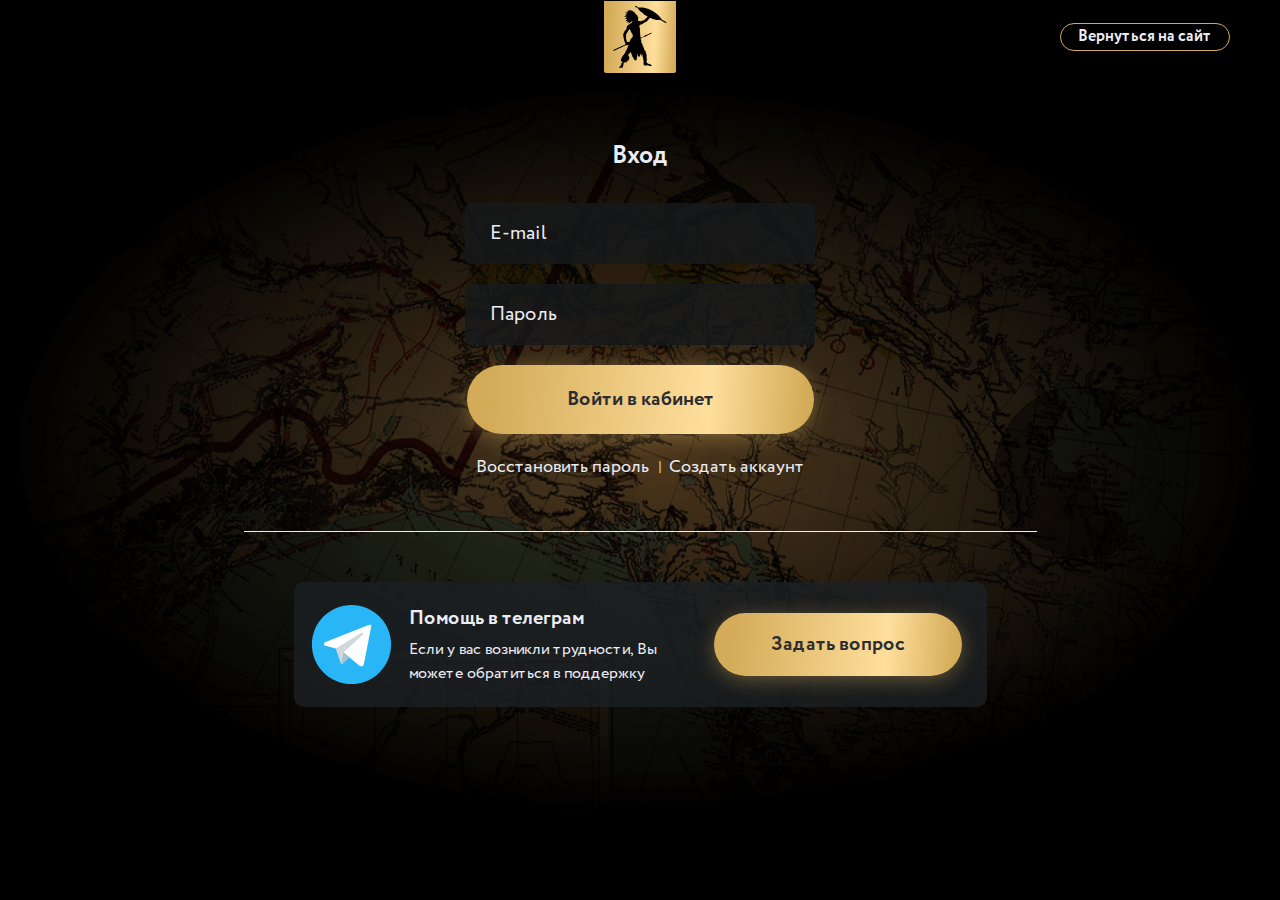
<file: log-in.html>
<!DOCTYPE html>
<html lang="ru_RU">

<head>
  <meta charset="UTF-8">
  <meta http-equiv="X-UA-Compatible" content="IE=edge">
  <meta name="viewport" content="width=device-width, initial-scale=1.0">
  <title>ATK / Вход</title>

  <link rel="stylesheet" href="fonts/Circe/stylesheet.css">

  <link rel="stylesheet" href="css/normalize.min.css">
  <link rel="stylesheet" href="css/style.min.css">
</head>

<body class="login-page">

  <header class="header header-login">
    <div class="container header-login__container">
      <a class="logo header-login__logo" href="index.html">
        <img src="images/logo.svg" alt="ATK">
      </a>
      <a class="btn-login header-login__btn" href="index.html">Вернуться на сайт</a>
    </div>
    <!-- /.container -->
  </header>
  <!-- /.header.header-login -->

  <main>
    <section class="login-page__content">
      <div class="container login-page__container">
        <form class="form form-login" action="#" method="POST">
          <h2 class="form-login__title">Вход</h2>
          <label class="form-login__label" for="email">
            <input class="form__input form__input--login" type="email" placeholder="E-mail" required>
          </label>
          <label class="form-login__label" for="password">
            <input class="form__input form__input--login" type="password" placeholder="Пароль" required>
          </label>
          <a class="button button--lg form__btn form-login__btn" href="profile.html">Войти в кабинет</a>
          <div class="form-login__actions">
            <a class="form-login__link" href="#">Восстановить пароль</a>
            <a class="form-login__link" href="#">Создать аккаунт</a>
          </div>
        </form>
        <!-- /.form login-page__form -->
        <div class="support login-page__support">
          <div class="support__wrap">
            <img class="support__icon" src="images/telegram-icon.svg" alt="Telegram icon">
            <div class="support__content">
              <h3 class="support__heading">Помощь в телеграм</h3>
              <p class="support__text">Если у вас возникли трудности, Вы можете обратиться в поддержку</p>
            </div>
            <button class="button button--sm support__btn">Задать вопрос</button>
          </div>
        </div>
        <!-- /.support -->
      </div>
      <!-- /.container login-page__container -->
    </section>
    <!-- /.login-page__content -->
  </main>

  <script src="js/main.js"></script>
</body>

</html>
</file>
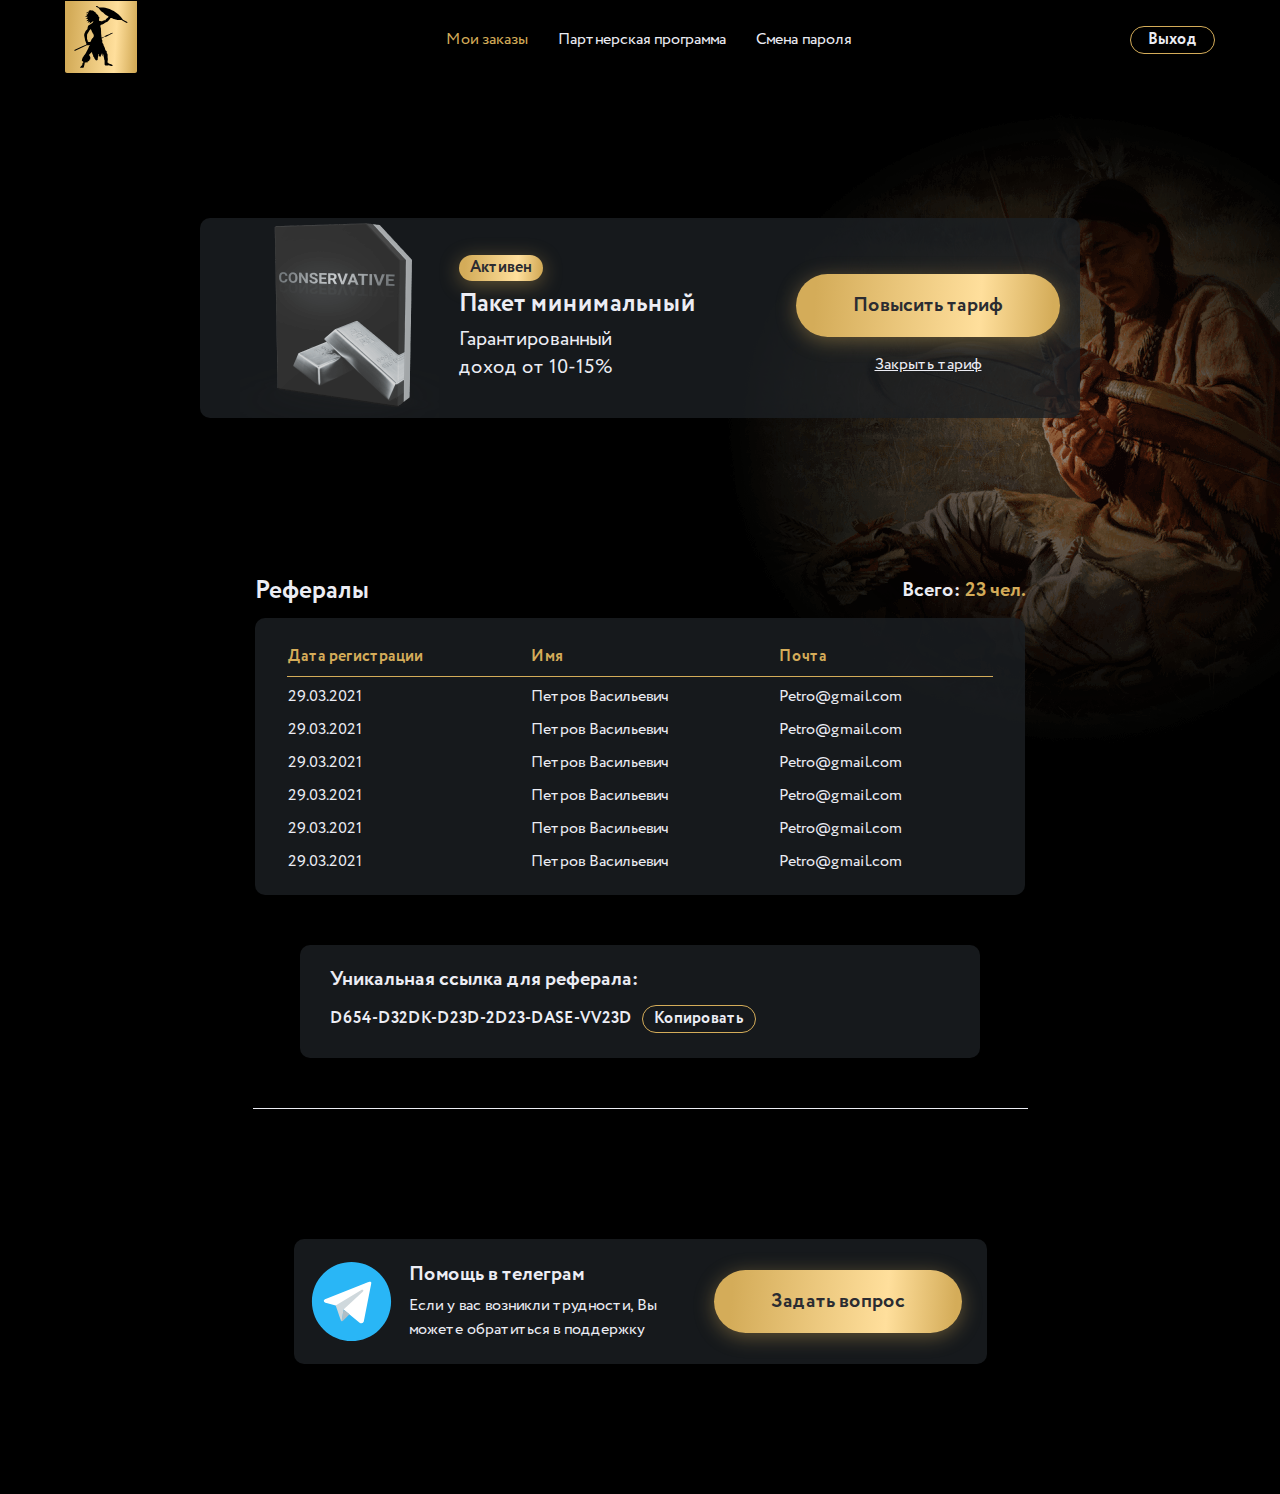
<file: profile.html>
<!DOCTYPE html>
<html lang="ru_RU">

<head>
  <meta charset="UTF-8">
  <meta http-equiv="X-UA-Compatible" content="IE=edge">
  <meta name="viewport" content="width=device-width, initial-scale=1.0">
  <title>АТК / Профиль</title>

  <link rel="stylesheet" href="fonts/Circe/stylesheet.css">

  <link rel="stylesheet" href="css/normalize.min.css">
  <link rel="stylesheet" href="css/style.min.css">
</head>

<body>

  <header class="header header-profile">
    <div class="container header-profile__container">
      <a class="logo header__logo" href="index.html">
        <img src="images/logo.svg" alt="ATK">
      </a>
      <nav class="nav header__nav header-profile__nav">
        <ul class="nav__list header-profile__list">
          <li class="nav__item header-profile__item">
            <a class="nav__link header-profile__link active" href="#">Мои заказы</a>
          </li>
          <!-- /.nav__item header-profile__item -->
          <li class="nav__item header-profile__item">
            <a class="nav__link header-profile__link" href="#">Партнерская программа</a>
          </li>
          <!-- /.nav__item header-profile__item -->
          <li class="nav__item header-profile__item">
            <a class="nav__link header-profile__link" href="#">Смена пароля</a>
          </li>
          <!-- /.nav__item header-profile__item -->
        </ul>
        <!-- /.nav__list header-profile__list -->
      </nav>
      <!-- /.nav header__nav header-profile__nav -->
      <a class="btn-login header-profile__btn" href="log-in.html">Выход</a>
    </div>
    <!-- /.container header-profile__container -->
  </header>
  <!-- /.header header-profile -->

  <main class="main">

    <section class="order">
      <img class="order__bg" src="images/order-page-bg.png" alt="Profile bg">
      <div class="container order__container">
        <div class="order__item">
          <img class="order__item-img" src="images/tariff-basic.png" alt="Basic">
          <div class="order__item-content">
            <span class="button order__status">Активен</span>
            <h3 class="order__item-title">Пакет минимальный</h3>
            <p class="order__item-desc order__item-desc--sm">Гарантированный доход от 10-15%</p>
          </div>
          <div class="order__actions">
            <button class="button button--sm order__btn rise-btn">Повысить тариф</button>
            <button class="order__link close-btn">Закрыть тариф</button>
          </div>
        </div>
        <!-- /.order__item -->
      </div>
      <!-- /.container order__container -->
    </section>
    <!-- /.order -->

    <section class="refferals">
      <div class="container refferals__container">
        <div class="refferals__heading">
          <h2 class="refferals__tilte">Рефералы</h2>
          <p>Всего: <span>23 чел.</span></p>
        </div>
        <!-- /.refferals__heading -->
        <table class="refferals__table">
          <thead>
            <tr>
              <th>Дата регистрации</th>
              <th>Имя</th>
              <th>Почта</th>
            </tr>
          </thead>
          <tbody>
            <tr>
              <td><time>29.03.2021</time></td>
              <td><p>Петров Васильевич</p></td>
              <td><a href="mailto:Petro@gmail.com">Petro@gmail.com</a></td>
            </tr>
            <tr>
              <td><time>29.03.2021</time></td>
              <td><p>Петров Васильевич</p></td>
              <td><a href="mailto:Petro@gmail.com">Petro@gmail.com</a></td>
            </tr>
            <tr>
              <td><time>29.03.2021</time></td>
              <td><p>Петров Васильевич</p></td>
              <td><a href="mailto:Petro@gmail.com">Petro@gmail.com</a></td>
            </tr>
            <tr>
              <td><time>29.03.2021</time></td>
              <td><p>Петров Васильевич</p></td>
              <td><a href="mailto:Petro@gmail.com">Petro@gmail.com</a></td>
            </tr>
            <tr>
              <td><time>29.03.2021</time></td>
              <td><p>Петров Васильевич</p></td>
              <td><a href="mailto:Petro@gmail.com">Petro@gmail.com</a></td>
            </tr>
            <tr>
              <td><time>29.03.2021</time></td>
              <td><p>Петров Васильевич</p></td>
              <td><a href="mailto:Petro@gmail.com">Petro@gmail.com</a></td>
            </tr>
          </tbody>
        </table>
        <!-- /.refferals__table -->
        <div class="unicode">
          <h3 class="unicode__title">Уникальная ссылка для реферала:</h3>
          <div class="unicode__desc">
            <span>D654-D32DK-D23D-2D23-DASE-VV23D</span>
            <button class="button unicode__btn">Копировать</button>
          </div>
        </div>
        <!-- /.unicode -->
      </div>
      <!-- /.container refferals__container -->
    </section>
    <!-- /.refferals -->

    <div class="support support--profile">
      <div class="support__wrap">
        <img class="support__icon" src="images/telegram-icon.svg" alt="Telegram icon">
        <div class="support__content">
          <h3 class="support__heading">Помощь в телеграм</h3>
          <p class="support__text">Если у вас возникли трудности, Вы можете обратиться в поддержку</p>
        </div>
        <button class="button button--sm support__btn">Задать вопрос</button>
      </div>
    </div>
    <!-- /.support -->

  </main>
  <script src="js/main.js"></script>
</body>

</html>
</file>
<file: fonts/Circe/stylesheet.css>
/* This stylesheet generated by Transfonter (https://transfonter.org) on June 26, 2017 11:20 AM */

@font-face {
	font-family: 'Circe';
	src: url('Circe-Regular.eot');
	src: local('Circe'), local('Circe-Regular'),
		url('Circe-Regular.woff') format('woff');
	font-weight: normal;
	font-style: normal;
}

@font-face {
	font-family: 'Circe';
	src: url('Circe-Bold.eot');
	src: local('Circe Bold'), local('Circe-Bold'),
		url('Circe-Bold.woff') format('woff');
	font-weight: bold;
	font-style: normal;
}
</file>
<file: css/style.min.css>
html{box-sizing:border-box}*,*::before,*::after{box-sizing:inherit}body{font-family:"Circe",-apple-system,BlinkMacSystemFont,"Segoe UI",Roboto,Oxygen,Ubuntu,Cantarell,"Open Sans","Helvetica Neue",sans-serif;font-size:16px;background:#000;color:#ECEDF4;position:relative}body.no-scroll{overflow-y:hidden}ul,li{list-style-type:none;margin:0;padding:0}h1,h2,h3,h4,h5,h6,p{margin:0}img{max-width:100%;height:auto}a{cursor:pointer;color:inherit;text-decoration:none;transition:all .3s ease-in-out}button{display:inline-flex;cursor:pointer;background:none;border:none;outline:none;font-family:inherit;transition:all .3s ease-in-out}.container{width:100%;max-width:1180px;margin:0 auto;padding:0 15px}.logo:hover{filter:brightness(130%)}.main{display:flex;flex-direction:column}h1{font-style:normal;font-weight:bold;line-height:130%;font-size:44px;color:#ECEDF4}@media (max-width: 1300px){h1{font-size:40px}}@media (max-width: 1024px){h1{font-size:36px}}@media (max-width: 900px){h1{font-size:32px}}@media (max-width: 760px){h1{font-size:30px}}@media (max-width: 660px){h1{font-size:28px}}@media (max-width: 610px){h1{font-size:26px}}@media (max-width: 575px){h1{font-size:32px}}@media (max-width: 475px){h1{font-size:25px}}h2{font-style:normal;font-weight:bold;line-height:130%;font-size:35px;color:#ECEDF4}@media (max-width: 768px){h2{font-size:30px}}@media (max-width: 475px){h2{font-size:25px;line-height:32px}}p{font-style:normal;font-weight:normal;font-size:16px;line-height:24px;color:#ECEDF4}@media (max-width: 575px){p{font-size:15px;line-height:22px}}.button{padding:17px 67px;background:#F2C94C;background:linear-gradient(93.61deg, #D4AC59 7.65%, #FFDF9C 69.59%, #D4AC59 96.86%);box-shadow:0px 4px 20px rgba(212,172,89,0.4);border-radius:60px;font-style:normal;font-weight:bold;font-size:20px;line-height:29px;color:#2B2C31}@media (max-width: 768px){.button{padding:12px 47px}}.button--lg{padding:20px 100px}@media (max-width: 768px){.button--lg{padding:15px 80px}}.button--sm{padding:17px 57px}@media (max-width: 768px){.button--sm{padding:12px 37px}}.button:hover{background:linear-gradient(90deg, #F2C94C 100%, #F2C94C 100%)}.btn-login{display:inline-flex;font-style:normal;font-weight:bold;font-size:16px;line-height:24px;color:#ECEDF4;border-radius:20px;background:transparent;border:1px solid #D4AC59;box-shadow:none;padding:1px 17px}.btn-login--mobile{display:none}@media (max-width: 768px){.btn-login{display:none}.btn-login--mobile{display:inline-flex}}.btn-login:hover{background:#ECEDF4;border:1px solid #ECEDF4;color:#D4AC59}@media (max-width: 475px){.btn-login{padding:3px 12px}}.header{padding-top:1px;margin-bottom:70px;transition:all .3s ease-in-out}@media (max-width: 475px){.header{margin-bottom:55px}}.header--fixed{padding:2px 0px;background-color:rgba(0,0,0,0.9);position:sticky;top:0;left:0;right:0;z-index:500}.header--fixed .header__container{justify-content:space-evenly}@media (max-width: 768px){.header--fixed .header__container{justify-content:space-between}}.header-login__container{display:flex;justify-content:center;align-items:center;position:relative}.header-login__logo{width:72px;height:72px}.header-login__btn{position:absolute;right:0}.header-profile__container{display:flex;align-items:center;justify-content:space-between}.header__container{display:flex;align-items:center;justify-content:space-between;position:relative}.header__left{display:flex;align-items:center}@media (max-width: 1060px){.header__left{margin-right:10px}}@media (max-width: 810px){.header__left{margin-right:0}}.header__right{display:flex;align-items:center;justify-content:space-between}@media (max-width: 1060px){.header__right{flex-direction:row;justify-content:center;flex-wrap:wrap;width:15%}}@media (max-width: 950px){.header__right{width:200px}}@media (max-width: 768px){.header__right{display:none}}.header__mobile{display:flex;align-items:center}.header__logo{margin-right:30px}@media (max-width: 1100px){.header__logo{margin-right:20px}}@media (max-width: 475px){.header__logo{width:42px;height:42px}}@media (max-width: 1060px){.header__social{margin-bottom:5px;width:100%;justify-content:center}}.header__social li{margin-right:5px}.header__social li:last-child{margin-right:0}.header__social--mobile{margin-right:0}.header__social--mobile li{margin-right:7px}.header__social--mobile li:first-child{margin-right:15px}.header__social--mobile li:last-child{margin-right:0}.header__language--mobile{align-self:flex-start}@media (max-width: 768px){.nav{display:none}}.nav__list{display:flex;align-items:center}@media (max-width: 950px){.nav__list{flex-wrap:wrap}}.nav__item{margin-right:30px}@media (max-width: 1100px){.nav__item{margin-right:15px}}@media (max-width: 950px){.nav__item{flex-grow:1;width:35%;margin-right:0;margin-bottom:3px}}.nav__item:last-child{margin-right:0px}.nav__link{padding:3px 0px;font-weight:normal;font-size:16px;line-height:24px;color:#ECEDF4}.nav__link:hover{color:#D4AC59}.nav__link.active{color:#D4AC59}.mobile__menu{display:none;position:relative;justify-content:space-between;padding:30px 15px;background:#000}.mobile__menu.active{display:flex;width:100%;position:absolute;top:72px;left:0;right:0;z-index:100;transition:all .3s ease-in-out}@media (max-width: 475px){.mobile__menu.active{top:42px}}.mobile-left{display:flex;flex-direction:column}.mobile-nav{display:flex;flex-direction:column;position:relative}.mobile-nav__item{margin-bottom:25px}.mobile-nav__item:last-child{margin-bottom:40px}@media (max-width: 475px){.mobile-nav__item{margin-bottom:15px}.mobile-nav__item:last-child{margin-bottom:25px}}.mobile-nav__link{font-weight:normal;font-size:18px;line-height:25px;color:#ECEDF4}.mobile-nav__link:hover{color:#D4AC59}@media (max-width: 475px){.mobile-nav__link{font-size:15px;line-height:22px}}.menu-btn{display:none;margin-left:50px;padding:10px 5px;min-width:33px;cursor:pointer;transition:all .3s ease-in-out}.menu-btn:hover{filter:brightness(140%)}@media (max-width: 768px){.menu-btn{display:inline-flex}}@media (max-width: 475px){.menu-btn{margin-left:30px}}.menu-btn span{display:inline-block;background:linear-gradient(93.61deg, #D4AC59 7.65%, #FFDF9C 69.59%, #D4AC59 96.86%);position:relative;width:33px;height:5px;border-radius:2px;margin-top:-12px}.menu-btn span::before,.menu-btn span::after{position:absolute;content:"";right:0;display:inline-block;background:linear-gradient(93.61deg, #D4AC59 7.65%, #FFDF9C 69.59%, #D4AC59 96.86%);width:33px;height:5px;border-radius:2px}.menu-btn span::after{top:10px}.menu-btn span::before{top:20px}.menu-btn.active span::after{width:23px}.social{display:flex;align-items:center;margin-right:10px}.social__item{font-style:normal;font-weight:bold;font-size:16px;line-height:24px;color:#ECEDF4;margin-right:10px}.social__item:last-child{margin-right:0}.social__link:hover{filter:brightness(150%)}.social__link img{vertical-align:middle;object-fit:cover;object-position:center;width:24px;height:24px;border-radius:50%}.language{padding:0px 32px 0px 10px;display:flex;flex-direction:column;align-items:center;position:relative;background:#000;border-radius:10px;cursor:pointer}.language:hover .language__item:first-child{color:transparent}.language:hover .language__options{display:flex}.language:hover .language__arrow{transform:translateY(-50%) rotate(180deg)}.language__arrow{position:absolute;cursor:pointer;top:50%;right:12px;transform:translateY(-50%);transition:all .3s ease-in-out}.language__item{user-select:none;font-weight:bold;font-size:16px;line-height:24px;color:#ECEDF4;position:relative;transition:all .3s ease-in-out}.language__options{display:none;flex-direction:column;background:transparent;position:absolute;top:0;left:0}.language__options li{transition:all .3s ease-in-out}.language__options li:hover{color:#D4AC59}.hero{margin-bottom:80px;overflow-x:hidden}@media (max-width: 768px){.hero{margin-bottom:50px}}@media (max-width: 575px){.hero{margin-bottom:30px}}.hero__container{display:flex;align-items:center;padding:0px 5px 0px 15px}.hero__title{max-width:670px;margin-bottom:20px}@media (max-width: 1300px){.hero__title{max-width:570px}}@media (max-width: 1100px){.hero__title{max-width:500px}}@media (max-width: 1024px){.hero__title{max-width:420px}}@media (max-width: 900px){.hero__title{max-width:380px}}@media (max-width: 830px){.hero__title{max-width:350px}}@media (max-width: 760px){.hero__title{max-width:310px}}@media (max-width: 610px){.hero__title{max-width:290px}}@media (max-width: 575px){.hero__title{max-width:90%}}.hero__button{align-self:flex-start}@media (max-width: 900px){.hero__button{padding:13px 57px}}@media (max-width: 575px){.hero__button{padding:13px 49px}}.slider{display:flex;align-items:center}.slider__item{display:flex}@media (max-width: 575px){.slider__item{flex-direction:column}}.slider__content{padding-top:130px;display:flex;flex-direction:column}@media (max-width: 1200px){.slider__content{padding-top:90px}}@media (max-width: 1024px){.slider__content{padding-top:30px;margin-right:70px}}@media (max-width: 950px){.slider__content{margin-right:20px;padding-top:30px}}@media (max-width: 830px){.slider__content{margin-right:0}}@media (max-width: 660px){.slider__content{padding-top:0}}@media (max-width: 1200px){.slider__photo{max-width:550px}}@media (max-width: 1024px){.slider__photo{max-width:450px}}@media (max-width: 900px){.slider__photo{max-width:400px}}@media (max-width: 760px){.slider__photo{max-width:340px}}@media (max-width: 660px){.slider__photo{max-width:310px}}@media (max-width: 610px){.slider__photo{max-width:270px}}@media (max-width: 575px){.slider__photo{max-width:120px;align-self:flex-end;margin-top:-50px;margin-right:30px}}@media (max-width: 415px){.slider__photo{margin-top:-20px}}.hero__slider .slick-initialized .slick-slider,.result__slider .slick-initialized .slick-slider{display:inline-flex}.hero__slider .slick-initialized .slick-slide,.result__slider .slick-initialized .slick-slide{display:inline-flex}.result__slider .slick-initialized .slick-slider{width:900px}.slick-dotted.slick-slider{width:1250px;margin-bottom:90px}@media (max-width: 1200px){.slick-dotted.slick-slider{width:1150px;margin-bottom:70px}}@media (max-width: 1100px){.slick-dotted.slick-slider{width:1030px}}@media (max-width: 1024px){.slick-dotted.slick-slider{width:930px}}@media (max-width: 900px){.slick-dotted.slick-slider{width:800px}}@media (max-width: 768px){.slick-dotted.slick-slider{width:750px}}@media (max-width: 760px){.slick-dotted.slick-slider{width:700px;margin-bottom:60px}}@media (max-width: 660px){.slick-dotted.slick-slider{width:610px}}@media (max-width: 610px){.slick-dotted.slick-slider{width:560px}}@media (max-width: 575px){.slick-dotted.slick-slider{width:525px}}@media (max-width: 515px){.slick-dotted.slick-slider{width:480px}}@media (max-width: 465px){.slick-dotted.slick-slider{width:430px}}@media (max-width: 415px){.slick-dotted.slick-slider{width:400px}}@media (max-width: 390px){.slick-dotted.slick-slider{width:350px}}.slick-dots{bottom:-80px;left:-50px}@media (max-width: 1200px){.slick-dots{bottom:-60px}}@media (max-width: 1100px){.slick-dots{left:unset}}@media (max-width: 900px){.slick-dots{left:40px}}@media (max-width: 840px){.slick-dots{left:unset}}@media (max-width: 575px){.slick-dots{bottom:-20px}}.slick-dots li{width:12px;height:12px;background:#252525;border-radius:50%}li.slick-active{background:#F2C94C}.slick-dots li button::before{font-size:0;color:#252525}.slick-dots li.slick-active button::before{color:#F2C94C}.feature{position:relative;margin:40px 0px 90px}@media (max-width: 900px){.feature{margin:40px 0px 50px}}@media (max-width: 750px){.feature{margin:30px 0px 40px}}@media (max-width: 475px){.feature{margin:20px 0px 30px}}.feature__bg{position:absolute;top:0;left:calc((100vw - 1180px)/2 - 100px)}@media (max-width: 768px){.feature__bg{left:calc((100vw - 1180px)/2 - 40px)}}@media (max-width: 750px){.feature__bg{display:none}}.feature__container{position:relative;z-index:10;display:flex;flex-wrap:wrap;max-width:900px;padding-top:100px;margin:0 0 0 auto}@media (max-width: 1024px){.feature__container{max-width:820px}}@media (max-width: 900px){.feature__container{justify-content:flex-end;padding-top:50px}}@media (max-width: 768px){.feature__container{max-width:570px;padding-top:15px}}@media (max-width: 750px){.feature__container{max-width:100%;justify-content:flex-start}}.feature__item{min-width:200px;padding:15px 18px 15px;background:rgba(3,3,3,0.8);border:1px solid #1C1F23;border-radius:10px;display:flex;flex-direction:column;margin-right:20px;margin-bottom:20px}@media (max-width: 1024px){.feature__item{min-width:180px;padding:10px 15px 10px}}@media (max-width: 768px){.feature__item{margin-right:15px;margin-bottom:15px}}@media (max-width: 750px){.feature__item{width:100%;margin-right:0}}.feature__item--details{border:none;background:transparent;border-radius:0px;padding:0px;display:flex;align-items:center;flex-direction:row}@media (max-width: 750px){.feature__item--details{justify-content:space-between}}@media (max-width: 475px){.feature__item--details{justify-content:flex-start}}.feature__item h3{font-weight:bold;font-size:45px;line-height:66px}@media (max-width: 1024px){.feature__item h3{font-size:36px;line-height:50px}}@media (max-width: 750px){.feature__item h3{font-size:45px;line-height:66px}}@media (max-width: 475px){.feature__item h3{font-size:40px;line-height:56px}}.feature__item p{font-weight:normal;font-size:16px;line-height:24px}@media (max-width: 475px){.feature__item p{font-size:15px;line-height:22px}}.feature__content{display:flex;align-items:center;justify-content:space-between}.feature__desc{display:flex;flex-direction:column;margin-left:10px}@media (max-width: 1024px){.feature__photo{max-width:120px}}@media (max-width: 900px){.feature__photo{max-width:100%}}@media (max-width: 768px){.feature__photo{max-width:130px}}@media (max-width: 750px){.feature__photo{max-width:100%}}@media (max-width: 475px){.feature__photo{max-width:140px}}.feature__text--sm{max-width:165px;margin-bottom:5px}@media (max-width: 475px){.feature__text--sm{font-size:18px;line-height:24px}}.feature__link{font-weight:bold;font-size:16px;line-height:24px;color:#ECEDF4}@media (max-width: 475px){.feature__link{font-size:14px;line-height:21px}}.feature__link:hover{text-decoration:underline;color:#D4AC59}.feature__link--accent{color:#D4AC59;display:flex;align-items:center}.feature__link--accent img{margin-right:5px;transition:all .3s ease-in-out}@media (max-width: 475px){.feature__link--accent img{margin-right:8px}}.feature__link--accent:hover{text-decoration:none;color:#ECEDF4}.feature__link--accent:hover img{filter:brightness(200%)}.result{margin-bottom:120px}@media (max-width: 900px){.result{overflow-x:hidden;margin-bottom:90px}}@media (max-width: 768px){.result{margin-bottom:90px}}@media (max-width: 475px){.result{margin-bottom:60px}}.result__container{display:flex;flex-direction:column;align-items:center}.result__title{padding-top:90px;margin-bottom:10px;max-width:380px;text-align:center}@media (max-width: 900px){.result__title{margin-bottom:30px}}@media (max-width: 768px){.result__title{padding-top:80px}}@media (max-width: 475px){.result__title{padding-top:50px}}.result__wrap{display:grid;grid-template-columns:repeat(5, minmax(auto, 220px));grid-template-rows:1fr;column-gap:20px;margin-bottom:60px}@media (max-width: 1200px){.result__wrap{column-gap:10px;grid-template-columns:repeat(5, minmax(auto, 190px))}}@media (max-width: 900px){.result__wrap{display:none}}.result__col{display:grid;row-gap:30px;grid-template-rows:minmax(auto, 290px) minmax(auto, 290px);grid-template-columns:1fr}@media (max-width: 1200px){.result__col{row-gap:20px;grid-template-rows:minmax(auto, 240px) minmax(auto, 240px)}}.result__col--1{row-gap:40px}@media (max-width: 1200px){.result__col--1{row-gap:30px}}.result__col--2{padding-top:150px}.result__col--3{padding-top:170px}.result__col--4{padding-top:60px;row-gap:60px}@media (max-width: 1200px){.result__col--4{row-gap:50px}}.result__col--5{padding-top:160px}.result__item{position:relative;border-radius:20px;display:flex;flex-direction:column}.result__item--1,.result__item--4,.result__item--6,.result__item--7{justify-self:end}@media (max-width: 1200px){.result__item--1,.result__item--4,.result__item--6,.result__item--7{justify-self:center}}.result__inner{position:relative;transition:all .3s ease-in-out;cursor:pointer}.result__photo{position:relative;max-width:201px;max-height:291px}@media (max-width: 1200px){.result__photo{max-width:167px;max-height:241px}}.result__photo:hover .result__mask{background:linear-gradient(0deg, rgba(255,255,255,0.7), rgba(255,255,255,0.7))}.result__photo:hover .result__zoom{z-index:10;opacity:1}.result__img{max-width:200px;max-height:290px;border-radius:20px;position:relative;transition:all .3s ease-in-out}@media (max-width: 1200px){.result__img{max-width:170px;max-height:240px}}.result__mask{position:absolute;content:"";z-index:5;background:linear-gradient(0deg, rgba(0,0,0,0.8), rgba(0,0,0,0.8));border-radius:20px;transform:matrix(-1, 0, 0, 1, 0, 0);bottom:0;top:0;right:0;left:0;transition:all .3s ease-in-out}.result__zoom{position:absolute;z-index:-1;opacity:-1;top:50%;left:50%;transform:translate(-50%, -50%);cursor:pointer;display:flex;flex-direction:column;align-items:center;font-weight:normal;font-size:16px;line-height:24px;color:#2B2C31;transition:all .3s ease-in-out}.result__zoom img{width:24px;height:24px;margin-bottom:20px}.result__zoom:hover{opacity:1;z-index:10}.result__zoom:hover ~ .result__mask{background:linear-gradient(0deg, rgba(255,255,255,0.7), rgba(255,255,255,0.7))}.result__icon{cursor:pointer;width:80px;height:80px;margin-bottom:10px}.result__text{font-weight:normal;font-size:20px;line-height:130%;color:#FFFFFF;margin-bottom:5px}.result__link{display:flex;align-items:center;align-self:flex-start;font-weight:bold;font-size:15px;line-height:22px;color:#D4AC59}.result__link img{width:30px;height:30px;margin-right:5px}.result__link:hover{color:#ECEDF4}.result__link:hover img{filter:brightness(200%)}.result__btn{align-self:center}.result__slider{display:none;align-items:center}@media (max-width: 900px){.result__slider{display:inline-flex;width:900px;height:300px;margin-bottom:60px}}@media (max-width: 850px){.result__slider{width:830px}}@media (max-width: 720px){.result__slider{width:780px;margin-bottom:40px}}@media (max-width: 475px){.result__slider{width:660px;margin-bottom:30px}}.result__slider-item{position:relative;border-radius:20px;display:flex;flex-direction:column;margin-right:50px}.result__slider-item:last-child{margin-right:0}.result__slider-item p{max-width:70%}.result__slider-inner{position:relative;cursor:pointer;transition:all .3s ease-in-out}.result__slider-photo{position:relative;max-width:201px;max-height:291px}.result__slider-photo:hover .result__mask{background:linear-gradient(0deg, rgba(255,255,255,0.7), rgba(255,255,255,0.7))}.result__slider-photo:hover .result__zoom{z-index:10;opacity:1}.result__slider-img{max-width:200px;max-height:290px;border-radius:20px;position:relative;transition:all .3s ease-in-out}.banner{border-top:1px solid rgba(236,237,244,0.3);border-bottom:1px solid rgba(236,237,244,0.3);border-radius:2px;margin-bottom:80px;overflow:hidden}@media (max-width: 1024px){.banner{margin-bottom:50px}}@media (max-width: 768px){.banner{margin-bottom:30px}}.banner__container{display:flex;align-items:center;justify-content:space-evenly}@media (max-width: 768px){.banner__container{padding-top:50px;flex-direction:column;justify-content:center;align-items:center}}@media (max-width: 475px){.banner__container{align-items:flex-start}}.banner__heading{display:flex;flex-direction:column;max-width:400px}@media (max-width: 1024px){.banner__heading{max-width:305px}}@media (max-width: 768px){.banner__heading{max-width:450px;margin-bottom:25px;text-align:center}}@media (max-width: 475px){.banner__heading{max-width:330px;text-align:left}}.banner__title{font-weight:bold;font-size:30px;line-height:130%;color:#ECEDF4;margin-bottom:10px}@media (max-width: 1024px){.banner__title{font-size:24px}}@media (max-width: 768px){.banner__title{font-size:30px}}@media (max-width: 475px){.banner__title{font-size:25px;line-height:32px}}.banner__desc{display:inline-flex;font-weight:bold;font-size:15px;line-height:22px;color:#D4AC59}.banner__desc span{padding:0px 2px;color:#D4AC59}@media (max-width: 768px){.banner__desc{align-self:center}}@media (max-width: 475px){.banner__desc{align-self:flex-start}}.banner__photo{max-width:290px;padding-top:15px;position:relative}@media (max-width: 1024px){.banner__photo{max-width:220px}}@media (max-width: 850px){.banner__photo{padding-top:20px}}@media (max-width: 768px){.banner__photo{padding-top:0;order:1;max-width:340px;align-self:flex-end;margin-right:-15px;margin-top:-10px}}.banner__photo img{position:relative;z-index:1;vertical-align:bottom}.banner__photo::before{position:absolute;content:"";top:40px;left:-95px;background:linear-gradient(93.61deg, #D4AC59 7.65%, #FFDF9C 69.59%, #D4AC59 96.86%);opacity:0.5;filter:blur(90px);width:120%;height:100%;border-radius:50%}@media (max-width: 1024px){.banner__photo::before{top:0px;left:-100px;width:150%}}@media (max-width: 850px){.banner__photo::before{left:-70px;width:130%}}@media (max-width: 475px){.banner__photo::before{left:-90px;width:100%;top:-80px}}.banner__btn{position:relative;z-index:10}@media (max-width: 850px){.banner__btn{padding:12px 34px}}@media (max-width: 475px){.banner__btn{padding:12px 37px;margin-bottom:10px}}.how-works{padding-top:90px;margin-bottom:90px;position:relative}@media (max-width: 768px){.how-works{padding-top:80px;margin-bottom:60px}}@media (max-width: 475px){.how-works{padding-top:50px;margin-bottom:30px}}.how-works__bg{position:absolute;bottom:0;left:calc((100vw - 1180px)/2 - 100px)}@media (max-width: 1024px){.how-works__bg{bottom:25%}}@media (max-width: 768px){.how-works__bg{display:none}}.how-works__container{display:flex;position:relative;z-index:10}@media (max-width: 1024px){.how-works__container{flex-direction:column}}.how-works__title{max-width:440px;margin-right:30px}@media (max-width: 1220px){.how-works__title{max-width:400px;margin-right:40px}}@media (max-width: 1024px){.how-works__title{text-align:center;align-self:center;max-width:700px;margin-right:0;margin-bottom:20px}}@media (max-width: 768px){.how-works__title{max-width:470px;margin-bottom:40px}}.how-works__content{display:flex;flex-direction:column}@media (max-width: 1024px){.how-works__content{align-items:flex-end}}.how-works__inner{display:grid;grid-template-columns:1fr 1fr;gap:40px 80px;margin-bottom:40px}@media (max-width: 1200px){.how-works__inner{gap:30px 60px}}@media (max-width: 1024px){.how-works__inner{grid-template-columns:1fr;gap:30px 0px;max-width:500px;align-self:flex-end}}@media (max-width: 768px){.how-works__inner{grid-template-columns:1fr 1fr;gap:30px 40px;max-width:100%;align-self:flex-start}}@media (max-width: 575px){.how-works__inner{grid-template-columns:1fr;gap:30px 0px}}.how-works__item{display:flex;flex-direction:column;max-width:300px}@media (max-width: 1024px){.how-works__item{max-width:500px}}@media (max-width: 870px){.how-works__item{max-width:450px}}@media (max-width: 768px){.how-works__item{max-width:350px;text-align:center;align-items:center}}@media (max-width: 575px){.how-works__item{text-align:left;align-items:flex-start;max-width:80%}}.how-works__item img{width:70px;height:70px;margin-bottom:15px}.how-works__item h3{font-weight:normal;font-size:25px;line-height:37px}@media (max-width: 768px){.how-works__item h3{font-size:21px;line-height:30px}}@media (max-width: 575px){.how-works__item h3{font-size:18px;line-height:25px;margin-bottom:10px}}.how-works__item ul{display:flex;flex-direction:column}@media (max-width: 768px){.how-works__item ul{text-align:left}}.how-works__item li{list-style:none;font-size:16px;color:inherit;line-height:130%;position:relative;padding-left:10px}@media (max-width: 575px){.how-works__item li{font-size:15px;line-height:22px}}.how-works__item li::before{position:absolute;content:"-";left:0px}.how-works__action{display:flex;align-items:center;padding:10px 24px 10px 12px;background:rgba(28,31,35,0.8);border-radius:10px}@media (max-width: 1150px){.how-works__action{padding:10px 14px 10px 6px}}@media (max-width: 1024px){.how-works__action{align-self:center}}@media (max-width: 768px){.how-works__action{flex-direction:column;align-items:center}}@media (max-width: 575px){.how-works__action{align-items:flex-start;align-self:stretch}}.how-works__action-img{width:93px;height:93px;margin-right:5px}.how-works__action-desc{display:flex;flex-direction:column;margin-right:20px}@media (max-width: 1150px){.how-works__action-desc{margin-right:10px}}@media (max-width: 768px){.how-works__action-desc{margin-right:0;margin-bottom:20px;text-align:center}}@media (max-width: 575px){.how-works__action-desc{text-align:left}}.how-works__action-desc h3{font-weight:bold;font-size:20px;line-height:29px;margin-bottom:5px}.how-works__action-desc p{max-width:280px}@media (max-width: 1150px){.how-works__action-desc p{font-size:14px}}@media (max-width: 768px){.how-works__action-desc p{font-size:16px}}@media (max-width: 575px){.how-works__button{align-self:center}}.plans{margin-bottom:70px}@media (max-width: 768px){.plans{margin-bottom:50px}}.plans__container{display:flex;flex-direction:column}.plans__title{padding-top:90px;margin-bottom:50px;text-align:center}@media (max-width: 1024px){.plans__title{margin-bottom:20px}}@media (max-width: 768px){.plans__title{padding-top:80px;margin-bottom:50px}}@media (max-width: 475px){.plans__title{padding-top:50px;margin-bottom:40px}}.plans__wrap{display:flex;justify-content:space-around;transition:all .3s ease-in-out}@media (max-width: 1024px){.plans__wrap{overflow-x:scroll;overflow-y:visible;justify-content:flex-start}}@media (max-width: 768px){.plans__wrap{overflow:visible;flex-direction:column;align-items:center}}.plans__item{max-width:330px;display:flex;flex-direction:column;padding:5px 25px 25px;border-radius:10px;background:rgba(28,31,35,0.8);position:relative}@media (max-width: 1100px){.plans__item{max-width:310px;padding:5px 15px 25px}}@media (max-width: 1024px){.plans__item{width:400px;flex-shrink:0;margin-right:80px;margin-top:30px}.plans__item:last-child{margin-right:0}}@media (max-width: 768px){.plans__item{padding:5px 25px 25px;margin-bottom:60px;margin-top:0;margin-right:0;max-width:330px;width:100%}.plans__item:last-child{margin-bottom:0}}.plans__item .star{position:absolute;top:-30px;right:-30px;width:92px;height:92px}@media (max-width: 475px){.plans__item .star{right:-10px}}.plans__item-top{display:flex;flex-direction:column;margin-bottom:15px}.plans__item-top h3{font-weight:bold;font-size:25px;line-height:100%;color:#D4AC59;margin-bottom:10px}.plans__item-top p{font-weight:normal;font-size:20px;line-height:140%}.plans__item-desc--sm{max-width:200px}.plans__item-img{align-self:center;margin-bottom:20px;height:200px}.plans__item-img--basic{width:200px}.plans__item-img--gold{width:180px}.plans__item-img--premium{width:165px}.plans__item-middle{display:flex;flex-direction:column;flex-grow:1;padding-top:15px;border-top:1px solid #ebebeb}.plans__item-middle ul{margin-bottom:12px;font-weight:bold;font-size:20px;line-height:140%;color:#ECEDF4}.plans__item-middle li{display:flex;align-items:center;font-style:normal;font-weight:normal;font-size:16px;line-height:24px;color:#ECEDF4;margin-bottom:16px}.plans__item-middle li img{margin-right:8px}.plans__item-middle li:last-child{margin-bottom:20px}.plans__item-bottom{display:flex;flex-direction:column;align-self:flex-end;align-items:center;flex-shrink:0;padding-top:15px;border-top:1px solid #ebebeb;width:100%}.plans__item-bottom span{margin-bottom:10px;font-weight:bold;font-size:35px;line-height:140%;color:#D4AC59}.plans__item-btn{width:100%;padding:17px 65px;justify-content:center}@media (max-width: 1100px){.plans__item-btn{padding:17px 56px}}.disabled{filter:brightness(60%)}@keyframes scrollW{0%{transform:translateX(0)}25%{transform:translateX(-20px)}50%{transform:translateX(0)}75%{transform:translateX(20px)}100%{transform:translateX(0)}}.faq{margin-bottom:70px}@media (max-width: 1024px){.faq{margin-bottom:50px}}@media (max-width: 475px){.faq{margin-bottom:20px}}.faq__container{display:flex;justify-content:space-between;padding:30px 15px;border-top:1px solid #ebebeb;border-bottom:1px solid #ebebeb}@media (max-width: 768px){.faq__container{flex-direction:column;justify-content:flex-start}}.faq__item{display:flex;width:45%}@media (max-width: 1024px){.faq__item{width:49%}}@media (max-width: 768px){.faq__item{margin-bottom:40px;width:98%;flex-direction:column}.faq__item:last-child{margin-bottom:0}}.faq__img{width:60px;height:60px;border-radius:50%;padding:12px;background:rgba(28,31,35,0.8);margin-right:15px}@media (max-width: 1024px){.faq__img{width:45px;height:45px}}@media (max-width: 768px){.faq__img{margin-right:0;margin-bottom:15px;width:60px;height:60px}}.faq__content{display:flex;flex-direction:column}.faq__title{font-style:normal;font-weight:bold;font-size:25px;line-height:130%;color:#ECEDF4;margin-bottom:10px}@media (max-width: 1024px){.faq__title{font-size:22px}}@media (max-width: 475px){.faq__title{font-size:18px}}@media (max-width: 475px){.faq__title--sm{max-width:210px}}.faq__text{margin-bottom:20px}.faq__text a{font-weight:bold;text-decoration:underline}.faq__text a:hover{color:#D4AC59}.faq__action{display:flex;flex-direction:column}.faq__subtitle{font-weight:normal;font-size:20px;line-height:130%;color:#ECEDF4;margin-bottom:5px}@media (max-width: 1024px){.faq__subtitle{font-size:18px}}@media (max-width: 475px){.faq__subtitle{font-size:16px}}.faq__subtitle--sm{max-width:240px}@media (max-width: 475px){.faq__subtitle--sm{max-width:270px}}.faq__link{display:flex;align-items:center;align-self:flex-start;font-weight:bold;font-size:15px;line-height:22px;color:#D4AC59}@media (max-width: 475px){.faq__link{font-size:14px;line-height:19px}}.faq__link img{width:30px;height:30px;margin-right:5px}@media (max-width: 475px){.faq__link img{margin-right:8px}}.faq__link:hover{color:#ECEDF4}.faq__link:hover img{filter:brightness(200%)}.profit{margin-bottom:25px;position:relative}.profit__bg{position:absolute;bottom:0;left:calc((100vw - 1180px)/2 - 100px)}@media (max-width: 1023px){.profit__bg{bottom:10%}}@media (max-width: 923px){.profit__bg{left:calc((100vw - 1180px)/2 - 60px)}}@media (max-width: 823px){.profit__bg{left:calc((100vw - 1180px)/2 - 20px)}}@media (max-width: 768px){.profit__bg{display:none}}.profit__container{padding-top:90px;display:flex;position:relative;z-index:10}@media (max-width: 1023px){.profit__container{flex-direction:column}}@media (max-width: 768px){.profit__container{padding-top:80px}}@media (max-width: 475px){.profit__container{padding-top:10px}}.profit__content{max-width:405px;margin-right:100px;display:flex;flex-direction:column}@media (max-width: 1100px){.profit__content{margin-right:20px}}@media (max-width: 1023px){.profit__content{max-width:550px;align-self:center;align-items:center;text-align:center;margin-right:0;margin-bottom:30px}}@media (max-width: 475px){.profit__content{align-items:flex-start;text-align:left;padding-top:50px}}.profit__title{margin-bottom:20px}@media (max-width: 475px){.profit__title{font-size:20px;margin-bottom:15px}}.profit__text{margin-bottom:10px}@media (max-width: 475px){.profit__text{margin-bottom:40px}}.profit__subtitle{font-weight:normal;font-size:20px;line-height:130%;color:#ECEDF4}@media (max-width: 475px){.profit__subtitle{display:none}}.profit__plans{display:flex;flex-direction:column}@media (max-width: 1023px){.profit__plans{align-items:flex-end}}.profit__item{margin-bottom:20px;padding:10px 20px;background:rgba(28,31,35,0.8);border-radius:10px;display:flex;align-items:center}@media (max-width: 1023px){.profit__item{width:65%;padding:10px}}@media (max-width: 768px){.profit__item{width:100%}}@media (max-width: 475px){.profit__item{padding:15px 15px 25px 20px;flex-direction:row-reverse;align-items:flex-start}}.profit__item-title{font-weight:bold;font-size:20px;line-height:29px;color:#ECEDF4;margin-bottom:12px}@media (max-width: 1023px){.profit__item-title{font-size:18px;line-height:25px}}@media (max-width: 475px){.profit__item-title{font-size:16px;line-height:19px;margin-bottom:18px}}@media (max-width: 1023px){.profit__item-text{line-height:20px}}@media (max-width: 475px){.profit__item-text{font-size:14px}}.profit__img{width:100px;height:120px;margin-right:15px}@media (max-width: 1023px){.profit__img{width:90px;height:110px}}@media (max-width: 475px){.profit__img{margin-right:0;margin-left:15px}}.profit__range{background:#C4C4C4;width:100%;height:5px;margin-bottom:5px;position:relative}.profit__range span{display:inline-block;width:35%;height:100%;background:linear-gradient(93.61deg, #D4AC59 7.65%, #FFDF9C 69.59%, #D4AC59 96.86%);position:absolute;top:0;left:0;z-index:1}.profit__range img{width:20px;height:20px;position:absolute;right:0;bottom:-8px}.profit__range--md span{width:75%}.profit__range--lg span{width:98%}.profit__info{display:flex;flex-direction:column}.profit__desc{display:flex;align-items:center}@media (max-width: 475px){.profit__desc{flex-direction:column;align-items:flex-start;margin-top:25px}}.profit__desc span{font-weight:bold;font-size:25px;line-height:130%;color:#ECEDF4;margin-right:15px}@media (max-width: 1023px){.profit__desc span{font-size:22px}}@media (max-width: 475px){.profit__desc span{margin-bottom:10px}}.partner{margin-bottom:40px}.partner__container{display:flex;flex-direction:column}.partner__content{display:flex;flex-direction:column;align-items:center;text-align:center;margin:120px 10px}@media (max-width: 768px){.partner__content{margin:60px 10px}}@media (max-width: 475px){.partner__content{margin:30px 10px 40px}}.partner__content p{max-width:660px}.partner__title{margin-bottom:20px}@media (max-width: 475px){.partner__title{margin-bottom:15px;font-size:20px}}.partner__text{margin-bottom:80px}@media (max-width: 768px){.partner__text{margin-bottom:50px}}@media (max-width: 475px){.partner__text{margin-bottom:30px}}.partner__warrancy{max-width:680px;display:flex;flex-direction:column;align-self:center;padding:40px;background:rgba(28,31,35,0.8);border-radius:10px;position:relative}@media (max-width: 768px){.partner__warrancy{padding:30px}}@media (max-width: 475px){.partner__warrancy{padding:30px 15px 60px 15px}}.partner__warrancy::after{position:absolute;content:"";background-image:url("../images/gold.png");background-repeat:no-repeat;background-size:cover;width:310px;height:290px;bottom:-90px;right:-35%}@media (max-width: 1024px){.partner__warrancy::after{width:250px;height:210px;bottom:-60px;right:-20%}}@media (max-width: 914px){.partner__warrancy::after{right:-10%}}@media (max-width: 768px){.partner__warrancy::after{width:210px;height:170px;bottom:-40px;right:-20px}}@media (max-width: 475px){.partner__warrancy::after{width:160px;height:110px;right:-15px}}.partner__warrancy .star{position:absolute;top:-10px;right:-10px}@media (max-width: 475px){.partner__warrancy .star{top:-35px;right:-3px}}.partner__warrancy h2{margin-bottom:10px}@media (max-width: 475px){.partner__warrancy h2{margin-bottom:15px}}.partner__warrancy p{margin-bottom:30px}@media (max-width: 475px){.partner__warrancy p{margin-bottom:25px}}.partner__warrancy strong{display:inline-flex;margin:0;font-size:16px;line-height:24px;color:#ECEDF4}@media (max-width: 768px){.partner__warrancy strong{max-width:80%}}@media (max-width: 700px){.partner__warrancy strong{max-width:70%}}@media (max-width: 475px){.partner__warrancy strong{font-size:15px;line-height:22px;max-width:100%}}.partner__list{display:flex;flex-direction:column;font-weight:normal;font-size:20px;line-height:130%;color:#ECEDF4}@media (max-width: 475px){.partner__list{font-size:18px}}.partner__item{display:flex;align-items:center;margin-bottom:15px;font-weight:normal;font-size:16px;line-height:130%;color:#ECEDF4}@media (max-width: 475px){.partner__item{font-size:15px;align-items:flex-start}.partner__item:last-child{margin-bottom:25px}}.partner__item:first-child{margin-top:15px}.partner__item:last-child{margin-bottom:40px}.partner__item img{margin-right:20px;width:30px;height:30px}.feedback{margin-bottom:120px}@media (max-width: 768px){.feedback{margin-bottom:90px}}.feedback__container{display:flex;flex-direction:column;padding-top:90px}@media (max-width: 1024px){.feedback__container{align-items:center;text-align:center}}@media (max-width: 768px){.feedback__container{padding-top:60px}}@media (max-width: 475px){.feedback__container{padding-top:30px}}.feedback__title{margin-bottom:20px;max-width:700px}@media (max-width: 1150px){.feedback__title{max-width:450px}}@media (max-width: 760px){.feedback__title{font-size:32px}}@media (max-width: 475px){.feedback__title{font-size:20px;line-height:22px;margin-bottom:15px;max-width:350px}}.feedback__text{margin-bottom:30px;max-width:410px;font-weight:normal;font-size:20px;line-height:29px;color:#ECEDF4}@media (max-width: 1024px){.feedback__text{max-width:650px}}@media (max-width: 475px){.feedback__text{font-size:15px;line-height:22px;max-width:350px}}.feedback__btn{position:relative}@media (max-width: 1150px){.feedback__btn{padding:20px 85px}}@media (max-width: 1024px){.feedback__btn{margin-top:20px}}@media (max-width: 575px){.feedback__btn{margin-top:25px;padding:17px 85px}}.feedback__btn::after{position:absolute;content:"";background-image:url("../images/gold-mines.png");background-repeat:no-repeat;background-size:cover;bottom:-45px;right:-30px;width:125px;height:90px}@media (max-width: 575px){.feedback__btn::after{width:90px;height:65px;right:-20px;bottom:-35px}}.feedback__btn:hover{z-index:10}.form{display:flex;align-items:center}@media (max-width: 1024px){.form{flex-wrap:wrap;justify-content:center}}.form-login{display:flex;flex-direction:column;align-items:center;margin-bottom:50px}.form-login__title{font-style:normal;font-weight:bold;font-size:25px;line-height:100%;color:#ECEDF4;margin-bottom:35px}.form-login__label{width:350px;margin-right:0;margin-bottom:20px}.form-login__btn{margin-bottom:20px}.form-login__actions{display:flex;align-items:center}.form-login__link{font-style:normal;font-weight:normal;font-size:18px;line-height:27px;color:#ECEDF4}.form-login__link:first-child{position:relative;padding-right:20px}.form-login__link:first-child::after{position:absolute;content:"|";right:6px;top:1px;color:#D4AC59}.form-login__link:hover{text-decoration:underline;color:#D4AC59}.form__label{margin-right:30px;width:350px}@media (max-width: 1150px){.form__label{width:300px;margin-right:20px}}@media (max-width: 1024px){.form__label{flex-grow:1;width:40%}.form__label:last-child{margin-right:0}}@media (max-width: 575px){.form__label{width:100%;margin-bottom:15px}.form__label:last-child{margin-bottom:0}}.form__input{width:100%;padding:20px 30px;border:1px solid #0B0B0C;background:#0B0B0C;border-radius:5px;outline:none;font-weight:normal;font-size:20px;line-height:29px;color:#ECEDF4;transition:all .3s ease-in-out}.form__input--login{padding:15px 24px;background:rgba(22,25,28,0.8);border:1px solid rgba(22,25,28,0.8)}@media (max-width: 575px){.form__input--login{padding:15px 24px}}@media (max-width: 575px){.form__input{padding:15px 30px;font-size:18px;line-height:26px}}@media (max-width: 475px){.form__input{font-size:16px;line-height:22px}}.form__input:hover,.form__input:focus{border:1px solid #D4AC59;color:#D4AC59}.form__input::placeholder{color:#ECEDF4;font-family:inherit}.footer{background:#2B2C31}.footer__container{padding:35px 15px 0px;display:flex;flex-direction:column}@media (max-width: 768px){.footer__container{padding:0px 15px}}.footer__top{display:flex;justify-content:space-between;margin-bottom:35px}@media (max-width: 768px){.footer__top{display:none;margin-bottom:0}}.footer__contacts{display:flex}.footer__location,.footer__callback{display:flex;flex-direction:column}.footer__callback{margin-left:80px}@media (max-width: 900px){.footer__callback{margin-left:20px}}.footer__callback-link:hover{text-decoration:underline}.footer__title{font-weight:normal;font-size:16px;line-height:150%;color:#ECEDF4;margin-bottom:10px}.footer__attention{font-weight:normal;font-size:35px;line-height:110%;color:#FFFFFF;margin-bottom:10px;max-width:320px}@media (max-width: 1024px){.footer__attention{font-size:30px}}@media (max-width: 900px){.footer__attention{font-size:25px}}.footer__map-link{align-self:flex-start;font-weight:normal;font-size:16px;line-height:150%;color:#ECEDF4;text-decoration:underline}.footer__map-link:hover{color:#D4AC59}.footer__action{display:flex;flex-direction:column}.footer__social{margin-bottom:20px;margin-right:0}@media (max-width: 900px){.footer__social li{margin-right:5px}.footer__social li:last-child{margin-right:0}}.footer__social img{width:40px;height:40px}.footer__language{padding:5px 12px;background:#2B2C31;align-self:flex-end}.footer__language li{padding-right:20px}.footer__bottom{display:flex;align-items:center;justify-content:space-between}@media (max-width: 768px){.footer__bottom{display:none}}.footer__logo{display:inline-flex;width:72px;height:72px}.footer__list{display:flex;align-items:center}.footer__item{margin-right:25px}@media (max-width: 900px){.footer__item{margin-right:15px}}.footer__item:last-child{margin-right:0}.footer__link{font-weight:normal;font-size:16px;line-height:150%;color:#5A5C67}.footer__link:hover{color:#C7C7C7}.footer__copy{font-weight:normal;font-size:16px;line-height:150%;color:#ECEDF4}.footer__mobile{display:none;flex-direction:column;margin-bottom:25px}@media (max-width: 768px){.footer__mobile{display:flex}}.footer__mobile-top{display:flex;justify-content:space-between;margin-bottom:35px}@media (max-width: 475px){.footer__mobile-top{margin-bottom:25px}}.footer__mobile-action{display:flex;flex-direction:column;align-items:flex-end}.footer__mobile-social{margin-bottom:10px;margin-top:10px}.footer__mobile-social li{margin-right:8px}.footer__mobile-social li:last-child{margin-right:6px}.footer__mobile-social li img{width:30px;height:30px}.footer__mobile-bottom{display:flex;flex-direction:column}.footer__mobile-contacts{display:flex;flex-direction:column;margin-bottom:25px}@media (max-width: 475px){.footer__mobile-contacts{margin-bottom:15px}}@media (max-width: 475px){.footer__mobile-contacts h3{font-size:15px;line-height:22px;margin-bottom:5px}}.footer__mobile-callback{margin-left:0;margin-bottom:10px}.footer__mobile-attention{font-size:25px;max-width:100%;margin-bottom:5px}@media (max-width: 475px){.footer__mobile-attention{font-size:20px}}.footer__mobile-nav{display:flex;justify-content:space-between}.footer__mobile-list{display:flex;flex-direction:column;align-items:flex-start}.footer__mobile-list li{margin-bottom:5px;margin-right:0}.footer__mobile-list li:last-child{margin-bottom:0}@media (max-width: 475px){.footer__mobile-list a{font-size:15px}}.footer__mobile-copy{display:flex;justify-content:end;align-items:end}@media (max-width: 475px){.footer__mobile-copy{font-size:14px}}.login-page{min-height:100vh;background-image:url("../images/login-bg.png");background-repeat:no-repeat;background-size:contain;background-position:center}.login-page__container{display:flex;flex-direction:column;align-items:center}.login-page__support{padding:50px}.support{border-top:1px solid #ECEDF4;padding:50px}.support--profile{padding:130px 41px;align-self:center;position:relative;z-index:10}.support__wrap{display:flex;align-items:center;background:rgba(28,31,35,0.8);border-radius:10px;padding:15px 25px 15px 10px}.support__icon{width:95px;height:95px;margin-right:10px}.support__content{display:flex;flex-direction:column;margin-right:25px}.support__content h3{font-weight:bold;font-size:20px;line-height:29px;color:#ECEDF4;margin-bottom:5px}.support__content p{max-width:280px;font-weight:normal;font-size:16px;line-height:24px;color:#ECEDF4}.order{position:relative}.order__bg{position:absolute;top:-40px;right:calc((100vw - 1180px)/2 - 90px)}@media (max-width: 768px){.order__bg{right:calc((100vw - 1180px)/2 - 40px)}}@media (max-width: 750px){.order__bg{display:none}}.order__container{padding-top:70px;display:flex;flex-direction:column;align-self:center;position:relative;z-index:10}.order__item{display:flex;align-items:center;align-self:center;margin-bottom:30px;padding:0px 20px 0px 40px;background:rgba(28,31,35,0.8);border-radius:10px}.order__item-img{margin-right:20px}.order__item-content{margin-right:100px;padding:30px 0px;max-width:250px;display:flex;flex-direction:column}.order__item h3{margin-bottom:10px;font-weight:bold;font-size:25px;line-height:100%;color:#ECEDF4}.order__item p{max-width:205px;font-weight:normal;font-size:20px;line-height:140%;color:#ECEDF4}.order__status{align-self:flex-start;padding:1px 11px;margin-bottom:10px;font-weight:bold;font-size:16px;line-height:24px;color:#2B2C31}.order__status:hover{background:linear-gradient(93.61deg, #D4AC59 7.65%, #FFDF9C 69.59%, #D4AC59 96.86%)}.order__actions{padding-top:15px;display:flex;flex-direction:column;align-items:center}.order__btn{margin-bottom:15px}.order__link{font-weight:normal;font-size:16px;line-height:24px;text-decoration-line:underline;color:#ECEDF4}.order__link:hover{color:#D4AC59}.refferals{position:relative;z-index:10;margin-top:130px}.refferals__container{display:flex;flex-direction:column;max-width:800px}.refferals__heading{display:flex;align-items:center;justify-content:space-between;margin-bottom:15px}.refferals__heading h2{font-weight:bold;font-size:25px;line-height:100%;color:#ECEDF4}.refferals__heading p{font-weight:bold;font-size:20px;line-height:100%;color:#ECEDF4}.refferals__heading p span{color:#D4AC59}.refferals__table{background:rgba(28,31,35,0.8);border-radius:10px;padding:13px 25px;margin-bottom:50px;border-spacing:7px}.refferals__table thead{color:#D4AC59;text-align:left;font-weight:normal;font-size:16px;line-height:140%;position:relative}.refferals__table thead::before{position:absolute;content:'';bottom:-7px;left:0;right:0;width:100%;height:1px;background:#D4AC59}.refferals__table tbody{font-weight:normal;font-size:16px;line-height:140%;color:#ECEDF4;position:relative}.refferals__table tbody::before{position:absolute;content:'';top:0;left:0;height:10px}.refferals__table tbody a:hover{color:#D4AC59}.unicode{background:rgba(28,31,35,0.8);border-radius:10px;max-width:680px;width:100%;margin-bottom:50px;padding:25px 30px;display:flex;flex-direction:column;align-self:center}.unicode h3{font-weight:bold;font-size:20px;line-height:100%;color:#ECEDF4;margin-bottom:15px}.unicode__desc{display:flex;align-items:center}.unicode__desc span{font-weight:bold;font-size:16px;line-height:24px;color:#ECEDF4;margin-right:10px}.unicode__btn{padding:1px 11px;font-weight:bold;font-size:16px;line-height:24px;color:#ECEDF4;box-shadow:none;border:1px solid #D4AC59;background:transparent}.unicode__btn:hover{color:#D4AC59;border:1px solid #ECEDF4;background:#ECEDF4}
</file>
